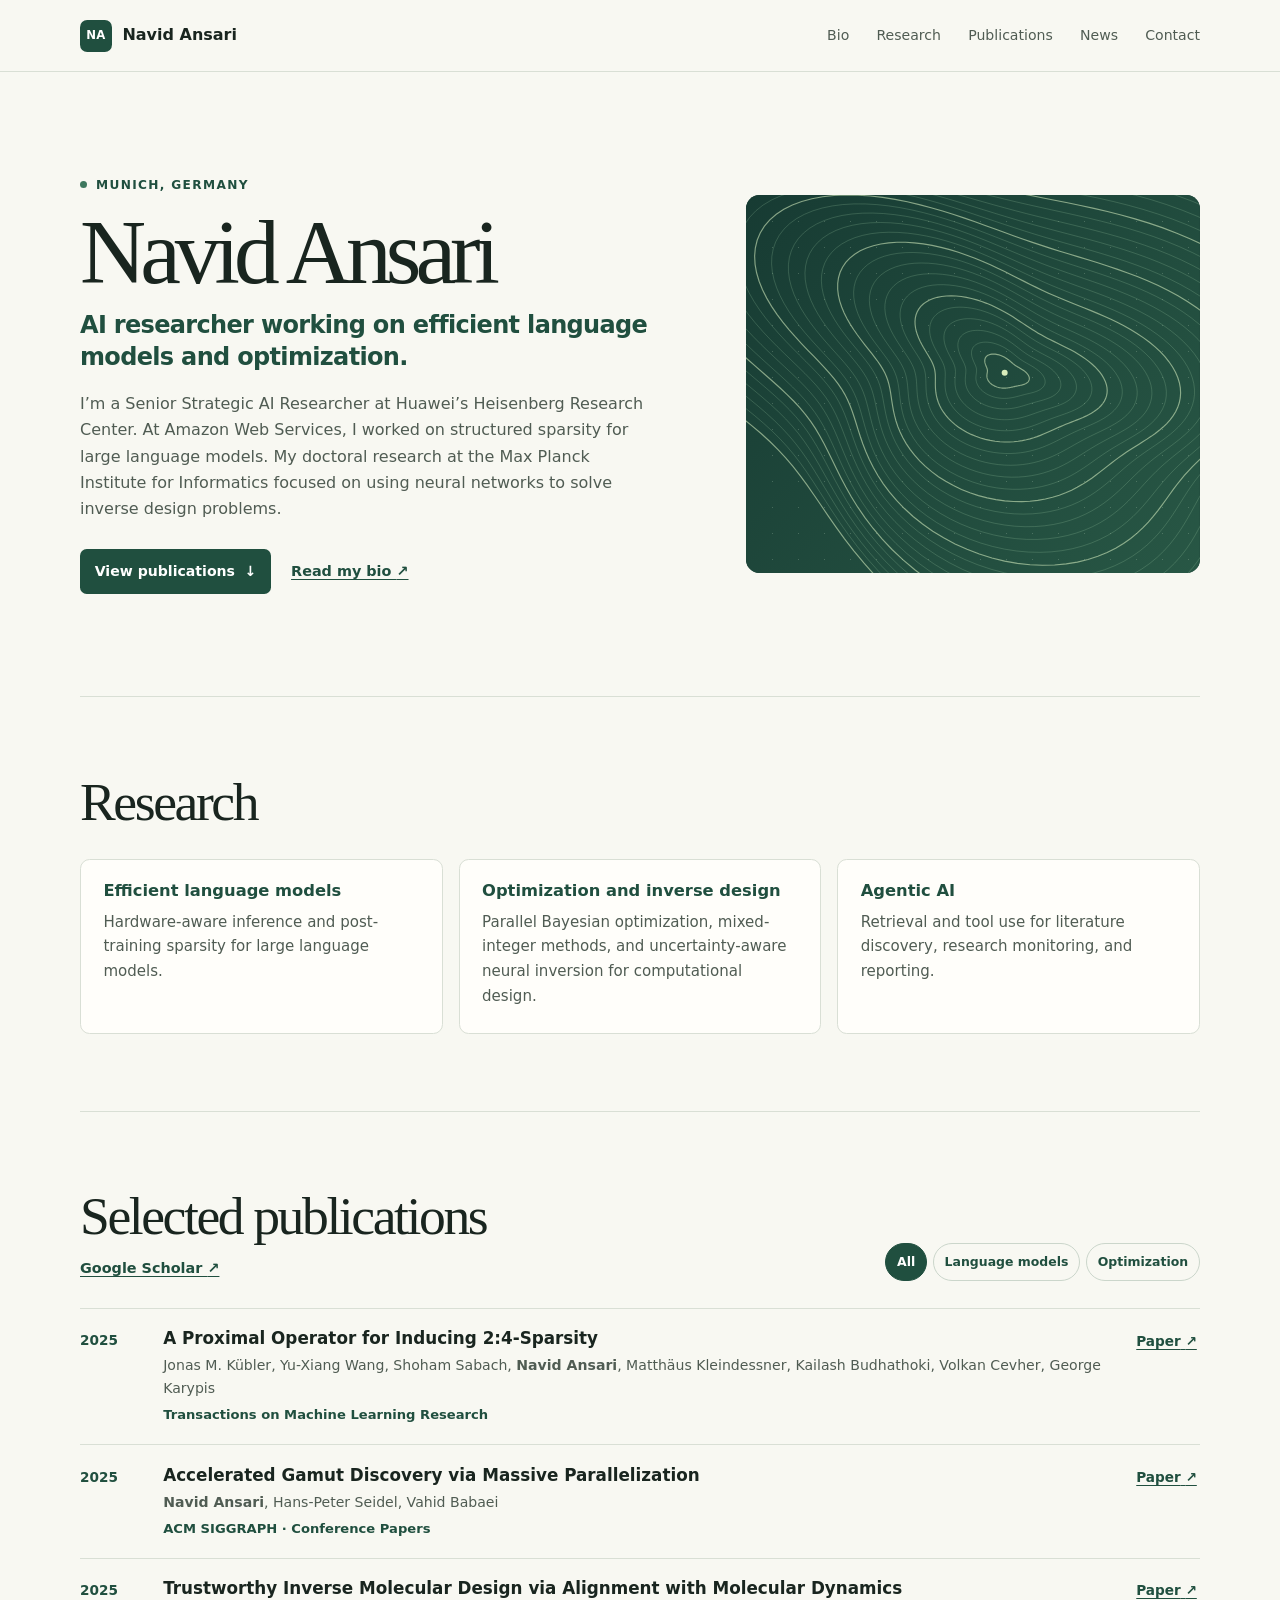
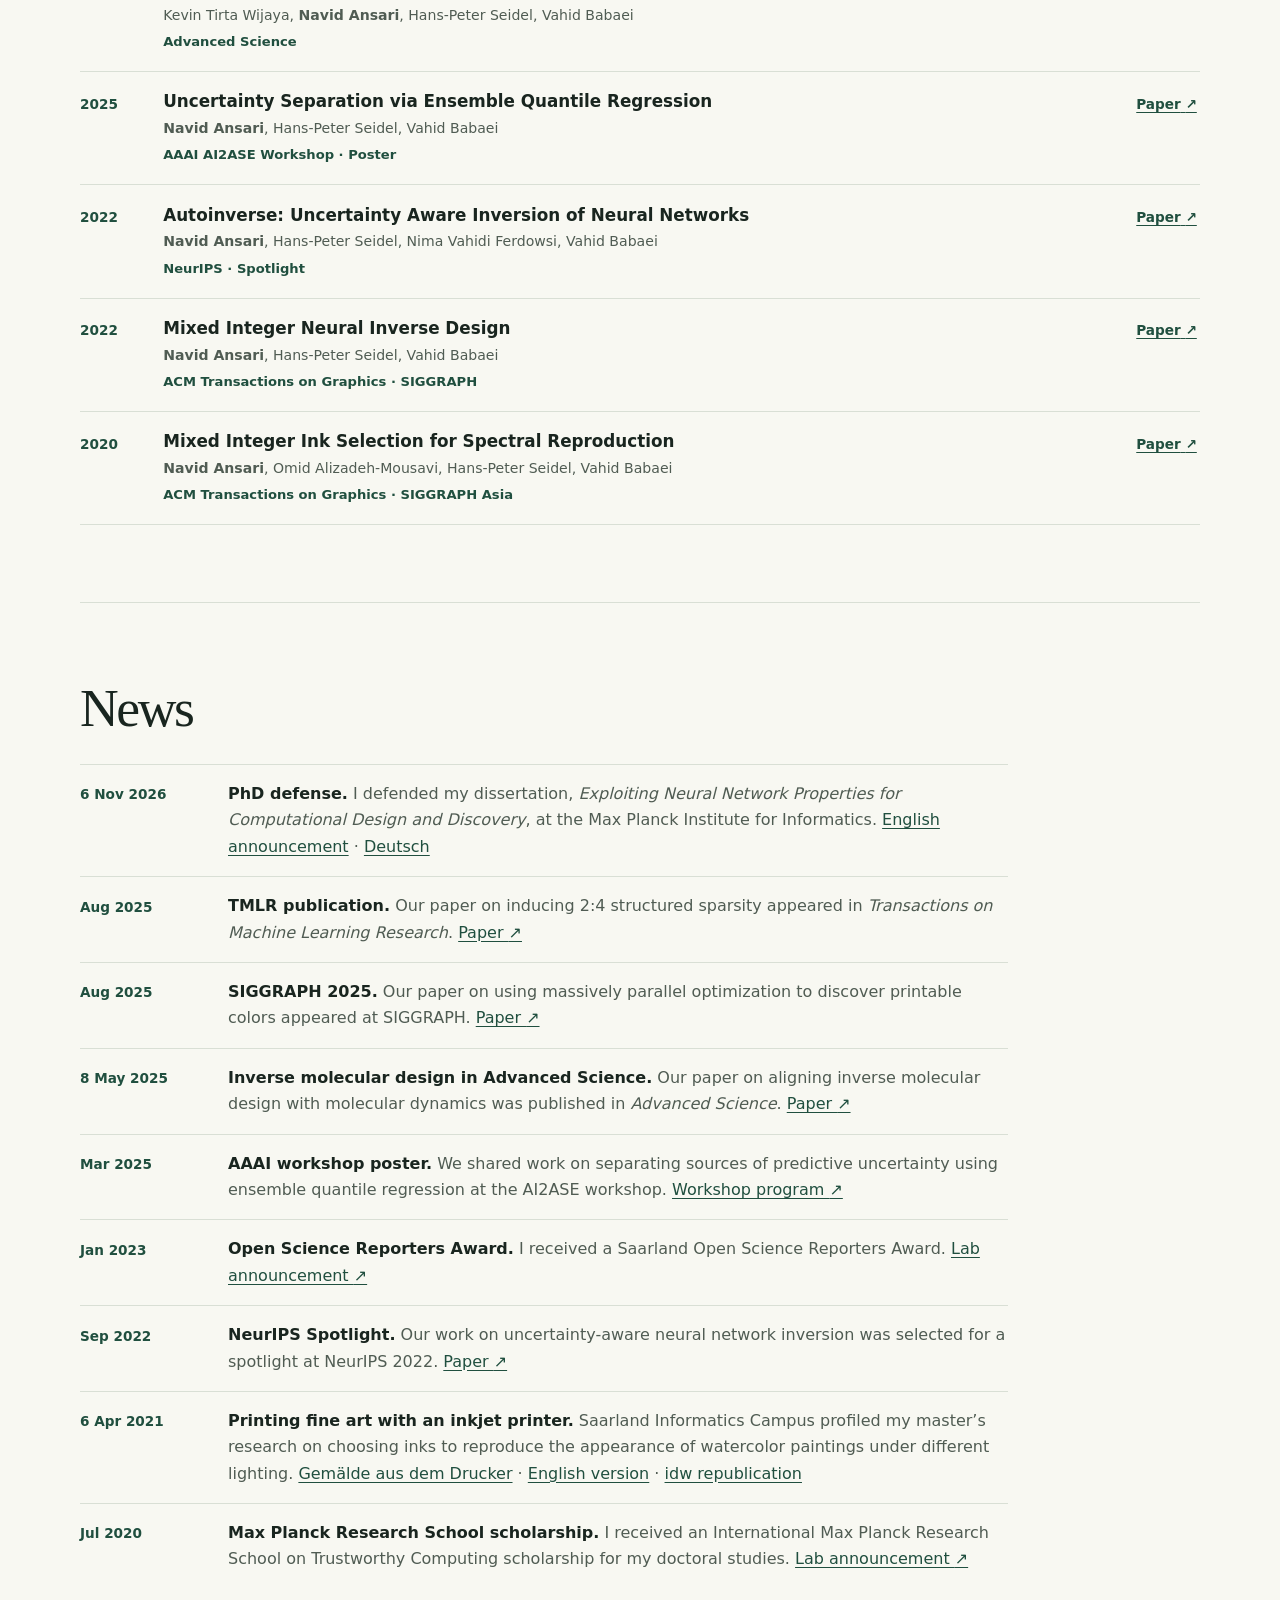
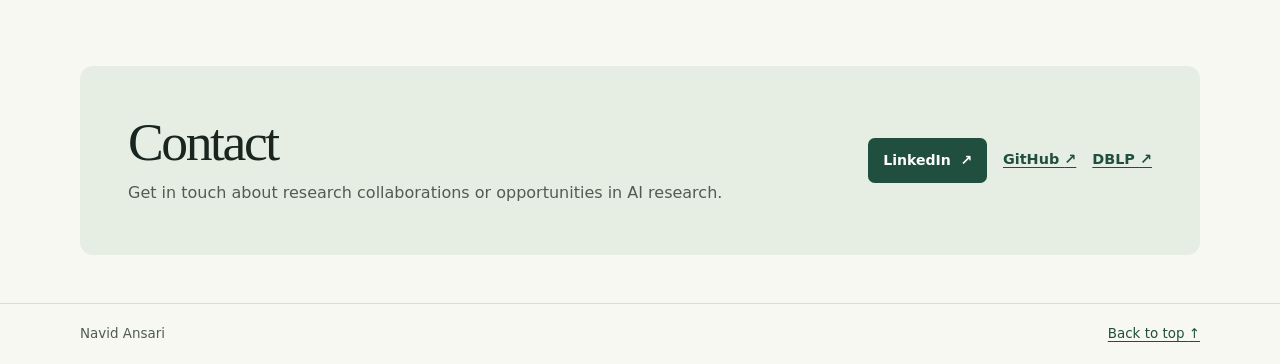
<file: index.html>
<!doctype html>
<html lang="en">
<head>
  <meta charset="utf-8">
  <meta name="viewport" content="width=device-width, initial-scale=1">
  <meta name="description" content="Navid Ansari is an AI researcher in Munich working on efficient language models, machine learning, and optimization. Explore his publications, research, and news.">
  <meta name="theme-color" content="#f8f8f2">
  <meta property="og:type" content="website">
  <meta property="og:title" content="Navid Ansari | AI Researcher">
  <meta property="og:description" content="Research in efficient language models, machine learning, and optimization.">
  <title>Navid Ansari | AI Researcher</title>
  <link rel="stylesheet" href="site.css">
  <script type="application/ld+json">
    {
      "@context": "https://schema.org",
      "@type": "Person",
      "name": "Navid Ansari",
      "jobTitle": "AI Researcher",
      "sameAs": [
        "https://www.linkedin.com/in/navid-ansari-00505360/",
        "https://github.com/AnsariNavid",
        "https://scholar.google.com/citations?user=k2TvtoAAAAAJ"
      ]
    }
  </script>
</head>
<body id="top">
  <a class="skip" href="#main">Skip to content</a>
  <header class="topbar">
    <div class="wrap">
      <a class="brand" href="#top"><span class="monogram" aria-hidden="true">NA</span> Navid Ansari</a>
      <nav aria-label="Main">
        <ul>
          <li><a href="bio.html">Bio</a></li>
          <li><a href="#research">Research</a></li>
          <li><a href="#publications">Publications</a></li>
          <li><a href="#news">News</a></li>
          <li><a href="#contact">Contact</a></li>
        </ul>
      </nav>
    </div>
  </header>

  <main class="wrap" id="main" tabindex="-1">
    <section class="hero" aria-labelledby="name">
      <div>
        <p class="location">Munich, Germany</p>
        <h1 id="name">Navid Ansari</h1>
        <p class="lead">AI researcher working on efficient language models and optimization.</p>
        <p class="bio">I’m a Senior Strategic AI Researcher at Huawei’s Heisenberg Research Center. At Amazon Web Services, I worked on structured sparsity for large language models. My doctoral research at the Max Planck Institute for Informatics focused on using neural networks to solve inverse design problems.</p>
        <div class="actions">
          <a class="button" href="#publications">View publications <span aria-hidden="true">↓</span></a>
          <a class="text-link" href="bio.html">Read my bio <span aria-hidden="true">↗</span></a>
        </div>
      </div>
      <figure class="landscape" aria-hidden="true">
        <canvas id="landscape"></canvas>
      </figure>
    </section>

    <section class="section" id="research" aria-labelledby="research-heading">
      <div class="section-head">
        <h2 id="research-heading">Research</h2>
      </div>
      <div class="research-grid">
        <article>
          <h3>Efficient language models</h3>
          <p>Hardware-aware inference and post-training sparsity for large language models.</p>
        </article>
        <article>
          <h3>Optimization and inverse design</h3>
          <p>Parallel Bayesian optimization, mixed-integer methods, and uncertainty-aware neural inversion for computational design.</p>
        </article>
        <article>
          <h3>Agentic AI</h3>
          <p>Retrieval and tool use for literature discovery, research monitoring, and reporting.</p>
        </article>
      </div>
    </section>

    <section class="section" id="publications" aria-labelledby="publications-heading">
      <div class="section-head">
        <div>
          <h2 id="publications-heading">Selected publications</h2>
          <p><a class="text-link" href="https://scholar.google.com/citations?user=k2TvtoAAAAAJ">Google Scholar <span aria-hidden="true">↗</span></a></p>
        </div>
        <div class="filters" role="group" aria-label="Filter publications by topic" hidden>
          <button type="button" data-filter="all" aria-pressed="true">All</button>
          <button type="button" data-filter="models" aria-pressed="false">Language models</button>
          <button type="button" data-filter="optimization" aria-pressed="false">Optimization</button>
        </div>
      </div>
      <p id="publication-status" class="sr-only" role="status"></p>
      <ul class="publications" id="publication-list">
        <li class="publication" data-topics="models">
          <time class="year" datetime="2025">2025</time>
          <div>
            <h3 id="paper-1">A Proximal Operator for Inducing 2:4-Sparsity</h3>
            <p class="authors">Jonas M. Kübler, Yu-Xiang Wang, Shoham Sabach, <strong>Navid Ansari</strong>, Matthäus Kleindessner, Kailash Budhathoki, Volkan Cevher, George Karypis</p>
            <p class="venue">Transactions on Machine Learning Research</p>
          </div>
          <a class="paper-link" href="https://arxiv.org/abs/2501.18015" aria-labelledby="read-1 paper-1"><span id="read-1">Paper</span> <span aria-hidden="true">↗</span></a>
        </li>
        <li class="publication" data-topics="optimization">
          <time class="year" datetime="2025">2025</time>
          <div>
            <h3 id="paper-2">Accelerated Gamut Discovery via Massive Parallelization</h3>
            <p class="authors"><strong>Navid Ansari</strong>, Hans-Peter Seidel, Vahid Babaei</p>
            <p class="venue">ACM SIGGRAPH · Conference Papers</p>
          </div>
          <a class="paper-link" href="https://doi.org/10.1145/3721238.3730712" aria-labelledby="read-2 paper-2"><span id="read-2">Paper</span> <span aria-hidden="true">↗</span></a>
        </li>
        <li class="publication" data-topics="optimization">
          <time class="year" datetime="2025">2025</time>
          <div>
            <h3 id="paper-3">Trustworthy Inverse Molecular Design via Alignment with Molecular Dynamics</h3>
            <p class="authors">Kevin Tirta Wijaya, <strong>Navid Ansari</strong>, Hans-Peter Seidel, Vahid Babaei</p>
            <p class="venue">Advanced Science</p>
          </div>
          <a class="paper-link" href="https://doi.org/10.1002/advs.202416356" aria-labelledby="read-3 paper-3"><span id="read-3">Paper</span> <span aria-hidden="true">↗</span></a>
        </li>
        <li class="publication" data-topics="optimization">
          <time class="year" datetime="2025">2025</time>
          <div>
            <h3 id="paper-4">Uncertainty Separation via Ensemble Quantile Regression</h3>
            <p class="authors"><strong>Navid Ansari</strong>, Hans-Peter Seidel, Vahid Babaei</p>
            <p class="venue">AAAI AI2ASE Workshop · Poster</p>
          </div>
          <a class="paper-link" href="https://pure.mpg.de/view/item_3636952_5" aria-labelledby="read-4 paper-4"><span id="read-4">Paper</span> <span aria-hidden="true">↗</span></a>
        </li>
        <li class="publication" data-topics="optimization">
          <time class="year" datetime="2022">2022</time>
          <div>
            <h3 id="paper-5">Autoinverse: Uncertainty Aware Inversion of Neural Networks</h3>
            <p class="authors"><strong>Navid Ansari</strong>, Hans-Peter Seidel, Nima Vahidi Ferdowsi, Vahid Babaei</p>
            <p class="venue">NeurIPS · Spotlight</p>
          </div>
          <a class="paper-link" href="https://papers.neurips.cc/paper_files/paper/2022/hash/3942d2f7fc0a5af1bf70dcbdcf4c56aa-Abstract-Conference.html" aria-labelledby="read-5 paper-5"><span id="read-5">Paper</span> <span aria-hidden="true">↗</span></a>
        </li>
        <li class="publication" data-topics="optimization">
          <time class="year" datetime="2022">2022</time>
          <div>
            <h3 id="paper-6">Mixed Integer Neural Inverse Design</h3>
            <p class="authors"><strong>Navid Ansari</strong>, Hans-Peter Seidel, Vahid Babaei</p>
            <p class="venue">ACM Transactions on Graphics · SIGGRAPH</p>
          </div>
          <a class="paper-link" href="https://doi.org/10.1145/3528223.3530083" aria-labelledby="read-6 paper-6"><span id="read-6">Paper</span> <span aria-hidden="true">↗</span></a>
        </li>
        <li class="publication" data-topics="optimization">
          <time class="year" datetime="2020">2020</time>
          <div>
            <h3 id="paper-7">Mixed Integer Ink Selection for Spectral Reproduction</h3>
            <p class="authors"><strong>Navid Ansari</strong>, Omid Alizadeh-Mousavi, Hans-Peter Seidel, Vahid Babaei</p>
            <p class="venue">ACM Transactions on Graphics · SIGGRAPH Asia</p>
          </div>
          <a class="paper-link" href="https://doi.org/10.1145/3414685.3417761" aria-labelledby="read-7 paper-7"><span id="read-7">Paper</span> <span aria-hidden="true">↗</span></a>
        </li>
      </ul>
    </section>

    <section class="section" id="news" aria-labelledby="news-heading">
      <div class="section-head"><h2 id="news-heading">News</h2></div>
      <ul class="news">
        <li>
          <time class="date" datetime="2026-11-06">6 Nov 2026</time>
          <p><strong>PhD defense.</strong> I defended my dissertation, <i>Exploiting Neural Network Properties for Computational Design and Discovery</i>, at the Max Planck Institute for Informatics. <a href="https://www.mpi-inf.mpg.de/news/detail/navid-ansari-receives-phd">English announcement</a> · <a href="https://www.mpi-inf.mpg.de/de/aktuelles/details/navid-ansari-erhaelt-doktorgrad" lang="de">Deutsch</a></p>
        </li>
        <li>
          <time class="date" datetime="2025-08">Aug 2025</time>
          <p><strong>TMLR publication.</strong> Our paper on inducing 2:4 structured sparsity appeared in <i>Transactions on Machine Learning Research</i>. <a href="https://arxiv.org/abs/2501.18015">Paper <span aria-hidden="true">↗</span></a></p>
        </li>
        <li>
          <time class="date" datetime="2025-08">Aug 2025</time>
          <p><strong>SIGGRAPH 2025.</strong> Our paper on using massively parallel optimization to discover printable colors appeared at SIGGRAPH. <a href="https://doi.org/10.1145/3721238.3730712">Paper <span aria-hidden="true">↗</span></a></p>
        </li>
        <li>
          <time class="date" datetime="2025-05-08">8 May 2025</time>
          <p><strong>Inverse molecular design in Advanced Science.</strong> Our paper on aligning inverse molecular design with molecular dynamics was published in <i>Advanced Science</i>. <a href="https://doi.org/10.1002/advs.202416356">Paper <span aria-hidden="true">↗</span></a></p>
        </li>
        <li>
          <time class="date" datetime="2025-03">Mar 2025</time>
          <p><strong>AAAI workshop poster.</strong> We shared work on separating sources of predictive uncertainty using ensemble quantile regression at the AI2ASE workshop. <a href="https://ai-2-ase-2025.github.io/papers/">Workshop program <span aria-hidden="true">↗</span></a></p>
        </li>
        <li>
          <time class="date" datetime="2023-01">Jan 2023</time>
          <p><strong>Open Science Reporters Award.</strong> I received a Saarland Open Science Reporters Award. <a href="https://aidam.mpi-inf.mpg.de/?view=news">Lab announcement <span aria-hidden="true">↗</span></a></p>
        </li>
        <li>
          <time class="date" datetime="2022-09">Sep 2022</time>
          <p><strong>NeurIPS Spotlight.</strong> Our work on uncertainty-aware neural network inversion was selected for a spotlight at NeurIPS 2022. <a href="https://papers.neurips.cc/paper_files/paper/2022/hash/3942d2f7fc0a5af1bf70dcbdcf4c56aa-Abstract-Conference.html">Paper <span aria-hidden="true">↗</span></a></p>
        </li>
        <li>
          <time class="date" datetime="2021-04-06">6 Apr 2021</time>
          <p><strong>Printing fine art with an inkjet printer.</strong> Saarland Informatics Campus profiled my master’s research on choosing inks to reproduce the appearance of watercolor paintings under different lighting. <a href="https://saarland-informatics-campus.de/piece-of-news/gemaelde-aus-dem-drucker-saarbruecker-masterstudent-verbessert-verfahren-zum-drucken-von-kunstwerken/" lang="de">Gemälde aus dem Drucker</a> · <a href="https://saarland-informatics-campus.de/en/piece-of-news/paintings-from-the-printer-saarbruecken-masters-student-improves-process-for-printing-fine-art-products/">English version</a> · <a href="https://idw-online.de/de/news766242">idw republication</a></p>
        </li>
        <li>
          <time class="date" datetime="2020-07">Jul 2020</time>
          <p><strong>Max Planck Research School scholarship.</strong> I received an International Max Planck Research School on Trustworthy Computing scholarship for my doctoral studies. <a href="https://aidam.mpi-inf.mpg.de/?view=news">Lab announcement <span aria-hidden="true">↗</span></a></p>
        </li>
      </ul>
    </section>

    <section class="contact" id="contact" aria-labelledby="contact-heading">
      <div>
        <h2 id="contact-heading">Contact</h2>
        <p>Get in touch about research collaborations or opportunities in AI research.</p>
      </div>
      <div class="profiles">
        <a class="button" href="https://www.linkedin.com/in/navid-ansari-00505360/">LinkedIn <span aria-hidden="true">↗</span></a>
        <a class="text-link" href="https://github.com/AnsariNavid">GitHub <span aria-hidden="true">↗</span></a>
        <a class="text-link" href="https://dblp.org/pid/280/1651.html">DBLP <span aria-hidden="true">↗</span></a>
      </div>
    </section>
  </main>

  <footer>
    <div class="wrap"><span>Navid Ansari</span><a href="#top">Back to top <span aria-hidden="true">↑</span></a></div>
  </footer>

  <script>
    const filters = document.querySelector(".filters");
    const filterButtons = Array.from(filters.querySelectorAll("button"));
    const publications = Array.from(document.querySelectorAll(".publication"));
    const status = document.querySelector("#publication-status");

    filters.hidden = false;
    for (const button of filterButtons) {
      button.addEventListener("click", () => {
        const filter = button.dataset.filter;
        let count = 0;

        for (const option of filterButtons) {
          option.setAttribute("aria-pressed", String(option === button));
        }

        for (const publication of publications) {
          publication.hidden = filter !== "all" && !publication.dataset.topics.split(" ").includes(filter);
          if (!publication.hidden) count++;
        }

        status.textContent = count === 1 ? "1 publication shown." : `${count} publications shown.`;
      });
    }

    // Decorative contours inspired by optimization landscapes.
    const canvas = document.querySelector("#landscape");
    const context = canvas.getContext("2d");

    function drawLandscape() {
      const { width, height } = canvas.getBoundingClientRect();
      if (!context || width === 0 || height === 0) return;

      const ratio = Math.min(window.devicePixelRatio || 1, 2);
      canvas.width = Math.round(width * ratio);
      canvas.height = Math.round(height * ratio);
      context.setTransform(ratio, 0, 0, ratio, 0, 0);

      const background = context.createLinearGradient(0, 0, width, height);
      background.addColorStop(0, "#173b33");
      background.addColorStop(1, "#285745");
      context.fillStyle = background;
      context.fillRect(0, 0, width, height);

      const grid = 26;
      context.fillStyle = "rgba(219, 239, 212, .22)";
      for (let y = grid; y < height; y += grid) {
        for (let x = grid; x < width; x += grid) {
          context.fillRect(x, y, 1, 1);
        }
      }

      const span = Math.min(width, height);
      for (let level = 0; level < 26; level++) {
        const radius = span * (.045 + level * .029);
        context.beginPath();

        for (let point = 0; point <= 144; point++) {
          const angle = point / 144 * Math.PI * 2;
          const ripple = 1 + .16 * Math.cos(3 * angle + level * .09) + .09 * Math.sin(2 * angle - .8);
          const x = width * .57 + radius * ripple * Math.cos(angle) * 1.32;
          const y = height * .47 + radius * ripple * Math.sin(angle) * .85 + .20 * (x - width * .57);
          if (point === 0) context.moveTo(x, y);
          else context.lineTo(x, y);
        }

        context.closePath();
        context.strokeStyle = level % 5 === 0 ? "rgba(214, 238, 191, .58)" : "rgba(166, 212, 172, .29)";
        context.lineWidth = level % 5 === 0 ? 1.15 : .75;
        context.stroke();
      }

      context.fillStyle = "#d9edbb";
      context.beginPath();
      context.arc(width * .57, height * .47, 3, 0, Math.PI * 2);
      context.fill();
    }

    if (context) {
      drawLandscape();
      if ("ResizeObserver" in window) new ResizeObserver(drawLandscape).observe(canvas);
      else window.addEventListener("resize", drawLandscape);
    }
  </script>
</body>
</html>
</file>
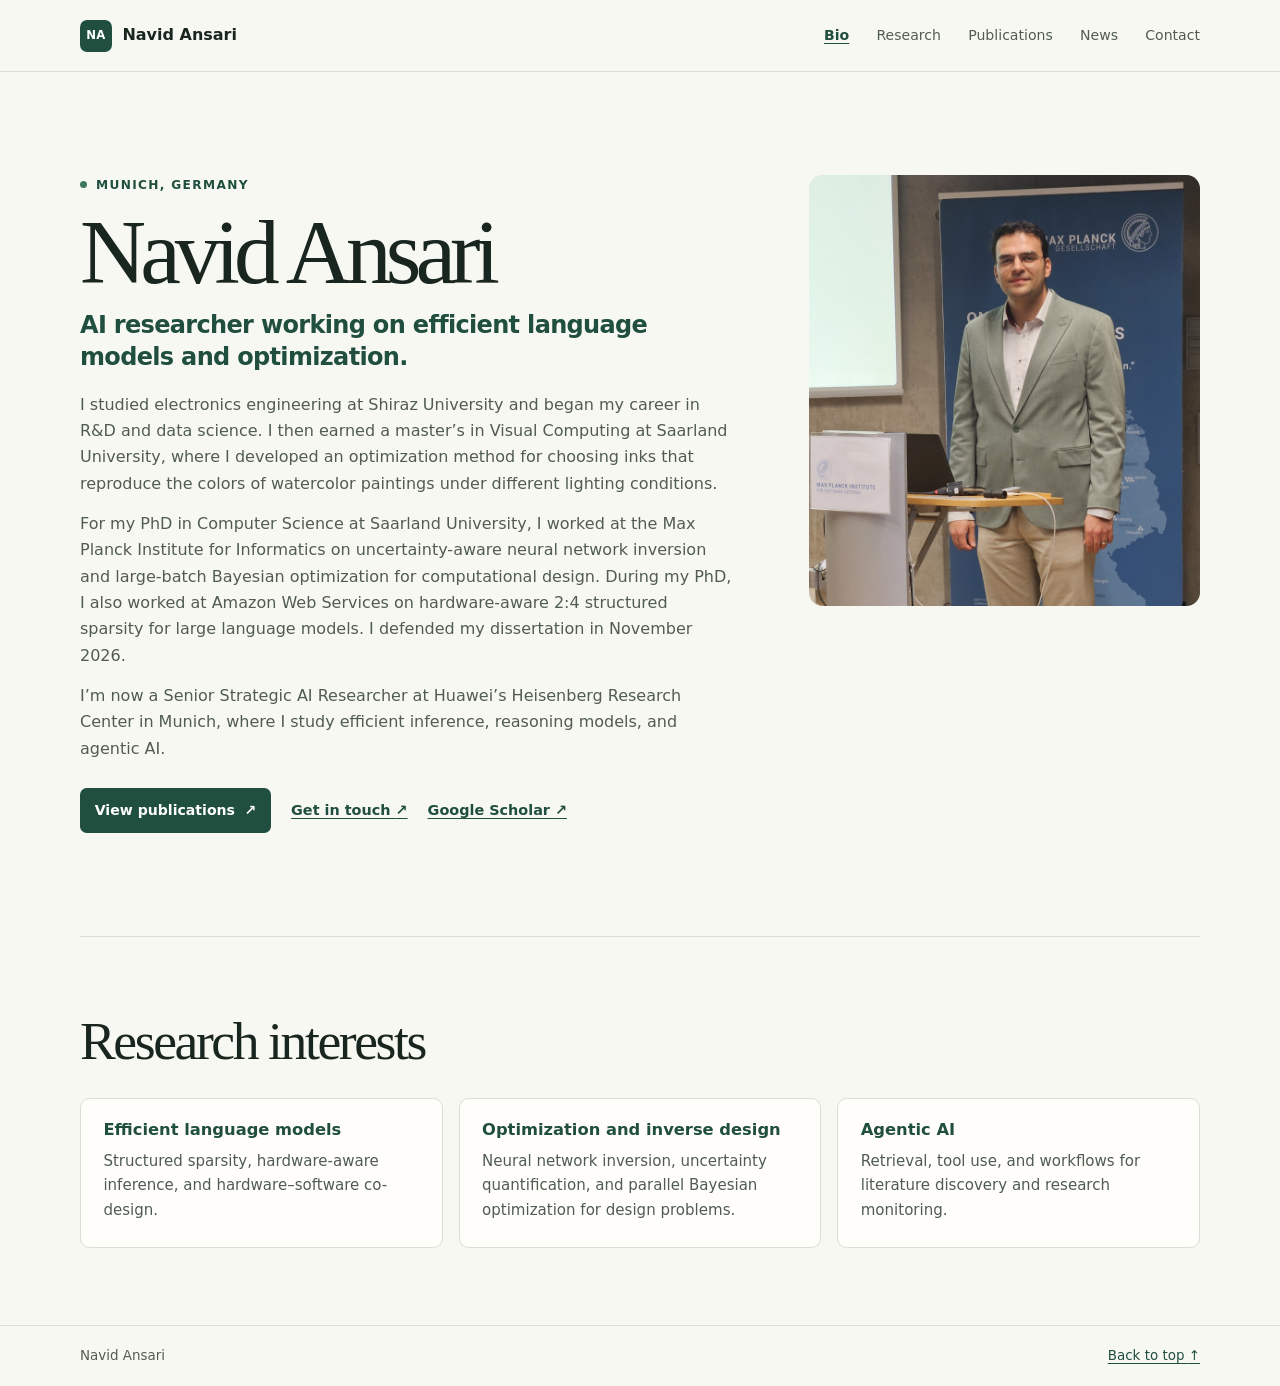
<file: bio.html>
<!doctype html>
<html lang="en">
<head>
  <meta charset="utf-8">
  <meta name="viewport" content="width=device-width, initial-scale=1">
  <meta name="description" content="Biography and research interests of Navid Ansari, an AI researcher in Munich working on efficient language models, optimization, and computational design.">
  <meta name="theme-color" content="#f8f8f2">
  <title>Bio | Navid Ansari</title>
  <link rel="stylesheet" href="site.css">
</head>
<body id="top">
  <a class="skip" href="#main">Skip to content</a>
  <header class="topbar">
    <div class="wrap">
      <a class="brand" href="index.html"><span class="monogram" aria-hidden="true">NA</span> Navid Ansari</a>
      <nav aria-label="Main">
        <ul>
          <li><a href="bio.html" aria-current="page">Bio</a></li>
          <li><a href="index.html#research">Research</a></li>
          <li><a href="index.html#publications">Publications</a></li>
          <li><a href="index.html#news">News</a></li>
          <li><a href="index.html#contact">Contact</a></li>
        </ul>
      </nav>
    </div>
  </header>

  <main class="wrap" id="main" tabindex="-1">
    <section class="hero bio-hero" aria-labelledby="name">
      <div>
        <p class="location">Munich, Germany</p>
        <h1 id="name">Navid Ansari</h1>
        <p class="lead">AI researcher working on efficient language models and optimization.</p>
        <div class="bio-copy">
          <p>I studied electronics engineering at Shiraz University and began my career in R&amp;D and data science. I then earned a master’s in Visual Computing at Saarland University, where I developed an optimization method for choosing inks that reproduce the colors of watercolor paintings under different lighting conditions.</p>
          <p>For my PhD in Computer Science at Saarland University, I worked at the Max Planck Institute for Informatics on uncertainty-aware neural network inversion and large-batch Bayesian optimization for computational design. During my PhD, I also worked at Amazon Web Services on hardware-aware 2:4 structured sparsity for large language models. I defended my dissertation in November 2026.</p>
          <p>I’m now a Senior Strategic AI Researcher at Huawei’s Heisenberg Research Center in Munich, where I study efficient inference, reasoning models, and agentic AI.</p>
        </div>
        <div class="actions">
          <a class="button" href="index.html#publications">View publications <span aria-hidden="true">↗</span></a>
          <a class="text-link" href="index.html#contact">Get in touch <span aria-hidden="true">↗</span></a>
          <a class="text-link" href="https://scholar.google.com/citations?user=k2TvtoAAAAAJ">Google Scholar <span aria-hidden="true">↗</span></a>
        </div>
      </div>
      <figure class="bio-portrait">
        <img src="Navid.jpg" alt="Portrait of Navid Ansari">
      </figure>
    </section>

    <section class="section" id="interests" aria-labelledby="interests-heading">
      <div class="section-head"><h2 id="interests-heading">Research interests</h2></div>
      <div class="research-grid">
        <article>
          <h3>Efficient language models</h3>
          <p>Structured sparsity, hardware-aware inference, and hardware–software co-design.</p>
        </article>
        <article>
          <h3>Optimization and inverse design</h3>
          <p>Neural network inversion, uncertainty quantification, and parallel Bayesian optimization for design problems.</p>
        </article>
        <article>
          <h3>Agentic AI</h3>
          <p>Retrieval, tool use, and workflows for literature discovery and research monitoring.</p>
        </article>
      </div>
    </section>
  </main>

  <footer>
    <div class="wrap"><span>Navid Ansari</span><a href="#top">Back to top <span aria-hidden="true">↑</span></a></div>
  </footer>
</body>
</html>
</file>
<file: site.css>
:root {
  color-scheme: light;
  --page: #f8f8f2;
  --paper: #fffefa;
  --ink: #19251f;
  --muted: #505c53;
  --green: #204f3f;
  --rule: #d9dfd5;
  --sage: #e6eee4;
  --serif: Georgia, "Times New Roman", serif;
  --sans: system-ui, -apple-system, BlinkMacSystemFont, "Segoe UI", sans-serif;
}

*, *::before, *::after { box-sizing: border-box; }
html { scroll-padding-top: 5.8rem; }
body { margin: 0; background: var(--page); color: var(--ink); font: 1rem/1.65 var(--sans); }
a { color: var(--green); text-underline-offset: .2em; }
a:hover { text-decoration-thickness: .13em; }
a:focus-visible, button:focus-visible { outline: 2px solid #287853; outline-offset: 4px; }
h1, h2, h3, p { margin: 0; }
h1, h2 { font-family: var(--serif); font-weight: 400; }
h2 { font-size: clamp(2.15rem, 4.5vw, 3.35rem); line-height: 1.08; letter-spacing: -.045em; }
ul { margin: 0; padding: 0; list-style: none; }
[hidden] { display: none !important; }

.wrap { width: min(1120px, calc(100% - 3rem)); margin-inline: auto; }
.sr-only, .skip:not(:focus) {
  position: absolute;
  width: 1px;
  height: 1px;
  overflow: hidden;
  clip-path: inset(50%);
  white-space: nowrap;
}
.skip:focus { position: fixed; z-index: 3; top: .5rem; left: .5rem; padding: .5rem .8rem; background: var(--paper); }
.topbar { position: sticky; top: 0; z-index: 2; background: var(--page); border-bottom: 1px solid var(--rule); }
.topbar .wrap { display: flex; align-items: center; justify-content: space-between; gap: 1rem; min-height: 4.45rem; }
.brand, nav a { text-decoration: none; }
.brand { display: inline-flex; align-items: center; gap: .65rem; color: var(--ink); font-weight: 680; white-space: nowrap; }
.monogram { display: grid; width: 2rem; height: 2rem; place-items: center; border-radius: .45rem; background: var(--green); color: #fff; font: 600 .73rem/1 var(--sans); letter-spacing: .03em; }
nav ul { display: flex; flex-wrap: wrap; gap: .3rem clamp(.65rem, 2.5vw, 1.7rem); }
nav a { display: inline-block; padding-block: .45rem; font-size: .88rem; color: var(--muted); }
nav a:hover { color: var(--green); text-decoration: underline; }

.hero {
  display: grid;
  grid-template-columns: minmax(0, 1.13fr) minmax(0, .87fr);
  align-items: center;
  gap: clamp(2rem, 6vw, 5rem);
  padding-block: clamp(3.5rem, 8vw, 7rem);
}
.location { display: flex; align-items: center; gap: .55rem; color: var(--green); font-size: .76rem; font-weight: 720; letter-spacing: .11em; text-transform: uppercase; }
.location::before { width: .45rem; height: .45rem; border-radius: 50%; background: #3e785e; content: ""; }
h1 { margin-block: .75rem .65rem; font-size: clamp(3.25rem, 7.15vw, 6.1rem); line-height: 1; letter-spacing: -.065em; }
.lead { max-width: 38rem; color: var(--green); font-size: clamp(1.15rem, 2.3vw, 1.5rem); line-height: 1.35; font-weight: 570; letter-spacing: -.028em; }
.bio { max-width: 36rem; margin-top: 1.1rem; color: var(--muted); }
.actions { display: flex; flex-wrap: wrap; align-items: center; gap: .75rem 1.25rem; margin-top: 1.65rem; }
.button { display: inline-flex; align-items: center; justify-content: center; gap: .6rem; min-height: 2.8rem; padding: .5rem .92rem; border-radius: .42rem; background: var(--green); color: white; font-size: .88rem; font-weight: 650; text-decoration: none; }
.button:hover { background: #173c30; }
.text-link { font-size: .9rem; font-weight: 650; }
.landscape { position: relative; min-width: 0; margin: 0; overflow: hidden; border-radius: .85rem; aspect-ratio: 6/5; background: #193d34; }
.landscape canvas { display: block; width: 100%; height: 100%; }

.section { padding-block: clamp(2.75rem, 6vw, 5.15rem); border-top: 1px solid var(--rule); }
.section-head { display: flex; justify-content: space-between; align-items: end; flex-wrap: wrap; gap: 1.25rem; margin-bottom: 1.65rem; }
.section-head p { margin-top: .55rem; color: var(--muted); }
.research-grid { display: grid; grid-template-columns: repeat(3, minmax(0, 1fr)); gap: 1rem; }
.research-grid article { padding: 1.3rem 1.4rem 1.5rem; border: 1px solid var(--rule); border-radius: .6rem; background: var(--paper); }
.research-grid h3 { margin-bottom: .45rem; color: var(--green); font-size: 1.02rem; line-height: 1.35; }
.research-grid p { color: var(--muted); font-size: .94rem; }

.filters { display: flex; flex-wrap: wrap; gap: .35rem; }
.filters button { min-height: 2.4rem; padding: .28rem .68rem; border: 1px solid #cbd6cb; border-radius: 2rem; background: transparent; color: var(--green); font: 600 .78rem/1.2 var(--sans); cursor: pointer; }
.filters button:hover { background: var(--sage); }
.filters button[aria-pressed="true"] { border-color: var(--green); background: var(--green); color: white; }
.publications { border-top: 1px solid var(--rule); }
.publication { display: grid; grid-template-columns: 4rem minmax(0, 1fr) auto; align-items: start; gap: .45rem 1.2rem; padding-block: 1.15rem; border-bottom: 1px solid var(--rule); }
.year, .date { color: var(--green); font-size: .85rem; font-variant-numeric: tabular-nums; font-weight: 660; }
.year { padding-top: .14rem; }
.publication h3 { font-size: 1.05rem; line-height: 1.35; }
.authors { margin-top: .26rem; color: var(--muted); font-size: .88rem; }
.venue { margin-top: .24rem; color: var(--green); font-size: .82rem; font-weight: 650; }
.paper-link { padding: .15rem .2rem; font-size: .85rem; font-weight: 620; white-space: nowrap; }

.news { max-width: 58rem; }
.news li { display: grid; grid-template-columns: 8rem minmax(0, 1fr); gap: .4rem 1.25rem; padding-block: 1rem; border-top: 1px solid var(--rule); }
.news p { color: var(--muted); }
.news .date { padding-top: .15rem; }
.news strong { color: var(--ink); }

.contact { display: grid; grid-template-columns: minmax(0, 1fr) auto; align-items: center; gap: 1.5rem; margin-bottom: 3rem; padding: clamp(1.5rem, 5vw, 3rem); border-radius: .8rem; background: var(--sage); }
.contact p { margin-top: .55rem; color: var(--muted); }
.profiles { display: flex; flex-wrap: wrap; align-items: center; gap: .75rem 1rem; }
footer { padding-block: 1.2rem; border-top: 1px solid var(--rule); color: var(--muted); font-size: .84rem; }
footer .wrap { display: flex; justify-content: space-between; flex-wrap: wrap; gap: .4rem 1rem; }

@media (max-width: 800px) {
  .hero { gap: 2rem; }
  .research-grid { gap: .7rem; }
  .research-grid article { padding: 1rem; }
}
@media (max-width: 650px) {
  html { scroll-padding-top: 7rem; }
  .wrap { width: calc(100% - 2rem); }
  .topbar .wrap { align-items: start; flex-direction: column; gap: .15rem; padding-block: .6rem .15rem; }
  nav ul { column-gap: 1.05rem; }
  .hero, .research-grid, .contact { grid-template-columns: 1fr; }
  .hero { padding-block: 3rem; }
  .landscape { aspect-ratio: 16/8; }
  .publication { grid-template-columns: minmax(0, 1fr) auto; gap: .28rem .65rem; }
  .publication .year { grid-column: 1 / -1; }
  .news li { grid-template-columns: 1fr; }
}

.bio-hero { grid-template-columns: minmax(0, 1.25fr) minmax(0, .75fr); align-items: start; }
.bio-copy { display: grid; gap: .85rem; margin-top: 1.15rem; color: var(--muted); }
.bio-portrait { margin: 0; min-width: 0; }
.bio-portrait img {
  display: block;
  width: 100%;
  max-height: 31rem;
  object-fit: cover;
  object-position: center 34%;
  border-radius: .85rem;
  background: var(--sage);
}
.bio-portrait figcaption { margin-top: .65rem; color: var(--muted); font-size: .82rem; }
nav a[aria-current="page"] { color: var(--green); font-weight: 680; text-decoration: underline; }

@media (max-width: 650px) {
  .bio-hero { grid-template-columns: 1fr; }
  .bio-portrait { max-width: 28rem; }
}
@media (max-width: 385px) {
  nav ul { column-gap: .65rem; }
  nav a { font-size: .82rem; }
}
</file>
